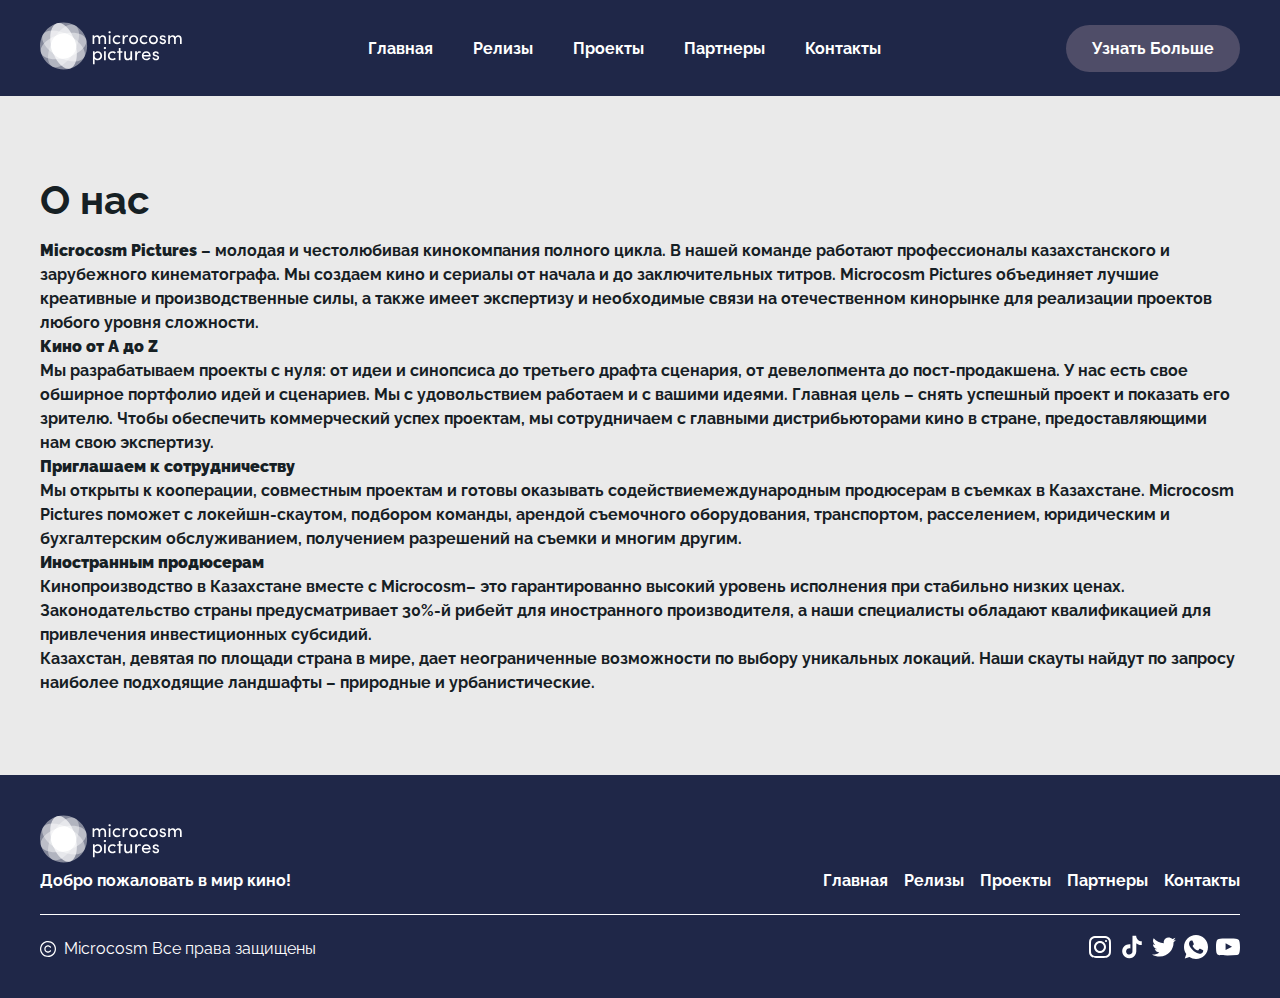
<file: about_us.html>
<!DOCTYPE html>
<html lang="en">
<head>
    <meta charset="UTF-8">
    <meta name="viewport" content="width=device-width, initial-scale=1.0">
    <title>Microcosm</title>
    <link rel="stylesheet" href="main.css">
    <link rel="stylesheet" href="projects.css">
    <link rel="stylesheet" href="partners.css">
    <link rel="stylesheet" href="./releases_news.css">
    <link rel="stylesheet" href="./mediacss/mediatablet.css">
    <link rel="stylesheet" href="./mediacss/mediaphone.css">
    <link rel="stylesheet" href="https://cdnjs.cloudflare.com/ajax/libs/font-awesome/6.0.0-beta3/css/all.min.css" integrity="sha512-Fo3rlrZj/k7ujTnHg4CGR2D7kSs0v4LLanw2qksYuRlEzO+tcaEPQogQ0KaoGN26/zrn20ImR1DfuLWnOo7aBA==" crossorigin="anonymous" referrerpolicy="no-referrer" />
</head>
<body>
    <nav class="navbar">
        <div class="navbar_wrap">
            <a href="./index.html">
                <img src="./img/logo.svg" alt="">
            </a>

                <ul class="nav_units">
                    <a href="./index.html">
                        <li>Главная</li>
                    </a>
                    <a href="./releases.html">
                        <li>Релизы</li>
                    </a>
                    <a href="./projects.html">
                        <li>Проекты</li>
                    </a>
                    <a href="/partners.html">
                        <li>Партнеры</li>
                    </a>
                    <a href="./contacts.html">
                        <li>Контакты</li>
                    </a>
                </ul>
                <a href="./about_us.html">         
                    <button class="nav_button">Узнать Больше</button>
                </a>
            <div id="nav-icon3">
                <span></span>
                <span></span>
                <span></span>
                <span></span>
            </div>
        </div>
    </nav>
    <section class="basic_bg">
        <div class="basic_wrap_bg">
            <h1 class="aboutus_h1">О нас</h1>
            <p class="aboutus_p">
                <span class="bold">
                    Microcosm Pictures
                </span>
                 – молодая и честолюбивая кинокомпания полного цикла. В нашей команде работают профессионалы казахстанского и зарубежного кинематографа. Мы создаем кино и сериалы от начала и до заключительных титров. Microcosm Pictures объединяет лучшие креативные и производственные силы, а также имеет экспертизу и необходимые связи на отечественном кинорынке для реализации проектов любого уровня сложности.
            <br>
            <span class="bold">
                Кино от A до Z
            </span>
            <br>Мы разрабатываем проекты с нуля: от идеи и синопсиса до третьего драфта сценария, от девелопмента до пост-продакшена. У нас есть свое обширное портфолио идей и сценариев. Мы с удовольствием работаем и с вашими идеями. Главная цель – снять успешный проект и показать его зрителю. Чтобы обеспечить коммерческий успех проектам, мы сотрудничаем с главными дистрибьюторами кино в стране, предоставляющими нам свою экспертизу.
            <br>
            <span class="bold">
                Приглашаем к сотрудничеству
            </span>
            <br>Мы открыты к кооперации, совместным проектам и готовы оказывать содействиемеждународным продюсерам в съемках в Казахстане. Microcosm Pictures поможет с локейшн-скаутом, подбором команды, арендой съемочного оборудования, транспортом, расселением, юридическим и бухгалтерским обслуживанием, получением разрешений на съемки и многим другим.
            <br><span class="bold">
                Иностранным продюсерам
            </span>
            <br>Кинопроизводство в Казахстане вместе с Microcosm– это гарантированно высокий уровень исполнения при стабильно низких ценах. Законодательство страны предусматривает 30%-й рибейт для иностранного производителя, а наши специалисты обладают квалификацией для привлечения инвестиционных субсидий.
            <br>Казахстан, девятая по площади страна в мире, дает неограниченные возможности по выбору уникальных локаций. Наши скауты найдут по запросу наиболее подходящие ландшафты – природные и урбанистические.</p>
        </div>
    </section>
    <footer class="footer">
        <div class="footer_wrap">
            <div class="footer_above_wrap">
                <div class="flex_info">
                    <a href="./index.html">
                        <img src="./img/logo.svg" alt="">
                    </a>
                    <div class="sublogo">Добро пожаловать в мир кино!</div>
                </div>
                <ul class="ul_footer">
                    <a href="./index.html">
                        <li class="active_li_foot">Главная</li>
                    </a>
                    <a href="./releases.html">
                        <li class="active_li_foot">Релизы</li>
                    </a>
                    <a href="./projects.html">
                        <li class="active_li_foot">Проекты</li>
                    </a>
                    <a href="./partners.html">
                        <li class="active_li_foot">Партнеры</li>
                    </a>
                    <a href="./contacts.html">
                        <li class="active_li_foot">Контакты</li>
                    </a>
                </ul>
            </div>
            <div class="line_foot"></div>
            <div class="footer_below_wrap">
                <div class="trademark">
                    <img src="./img/copyright.svg" alt="">
                    Microcosm Все права защищены
                </div>
                <div class="link_icons serabera">
                    <img src="./img/links/instagram-white.svg" alt="" class="contacts_links footer_links">
                    <img src="./img/links/tiktok-white.svg" alt="" class="contacts_links footer_links">
                    <img src="./img/links/twitter-white.svg" alt="" class="contacts_links footer_links">
                    <img src="./img/links/whatsapp-white.svg" alt="" class="contacts_links footer_links">
                    <img src="./img/links/youtube-white.svg" alt="" class="contacts_links footer_links">
                </div>
            </div>
        </div>
    </footer>
    <script src="./media.js"></script>
</body>
</html>
</file>
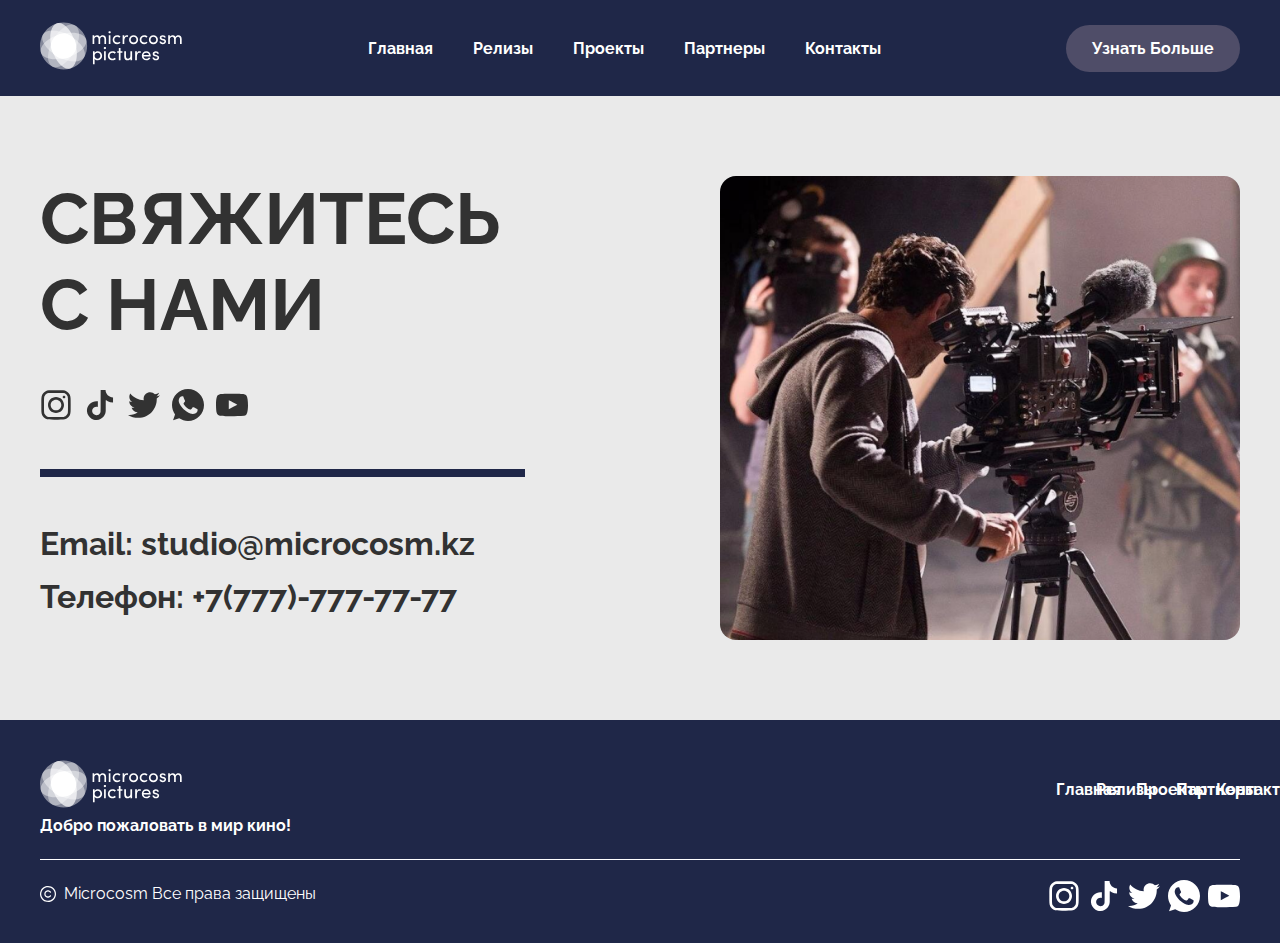
<file: contacts.html>
<!DOCTYPE html>
<html lang="en">
<head>
    <meta charset="UTF-8">
    <meta name="viewport" content="width=device-width, initial-scale=1.0">
    <title>Microcosm</title>
    <link rel="stylesheet" href="main.css">
    <link rel="stylesheet" href="projects.css">
    <link rel="stylesheet" href="partners.css">
    <link rel="stylesheet" href="./releases_news.css">
    <link rel="stylesheet" href="./mediacss/mediatablet.css">
    <link rel="stylesheet" href="./mediacss/mediaphone.css">
    <link rel="stylesheet" href="./contacts.css">
    <link rel="stylesheet" href="https://cdnjs.cloudflare.com/ajax/libs/font-awesome/6.0.0-beta3/css/all.min.css" integrity="sha512-Fo3rlrZj/k7ujTnHg4CGR2D7kSs0v4LLanw2qksYuRlEzO+tcaEPQogQ0KaoGN26/zrn20ImR1DfuLWnOo7aBA==" crossorigin="anonymous" referrerpolicy="no-referrer" />
</head>
<body>
    <nav class="navbar">
        <div class="navbar_wrap">
            <a href="./index.html">
                <img src="./img/logo.svg" alt="">
            </a>

                <ul class="nav_units">
                    <a href="./index.html">
                        <li>Главная</li>
                    </a>
                    <a href="./releases.html">
                        <li>Релизы</li>
                    </a>
                    <a href="./projects.html">
                        <li>Проекты</li>
                    </a>
                    <a href="/partners.html">
                        <li>Партнеры</li>
                    </a>
                    <a href="./contacts.html">
                        <li>Контакты</li>
                    </a>
                </ul>
                <a href="./about_us.html">         
                    <button class="nav_button">Узнать Больше</button>
                </a>
            <div id="nav-icon3">
                <span></span>
                <span></span>
                <span></span>
                <span></span>
            </div>
        </div>
    </nav>
<section class="basic_bg">
    <section class="contacts_main">
        <div class="contacts_wrap">
            <div class="contacts_info_wrap">
                <h1 class="contact_h1">СВЯЖИТЕСЬ <br>С НАМИ</h1>
                <div class="contacts_links_wrap">
                    <img src="./img/links/instagram-gray.svg" alt="" class="contacts_links">
                    <img src="./img/links/tiktok-gray.svg" alt="" class="contacts_links">
                    <img src="./img/links/twitter-gray.svg" alt="" class="contacts_links">
                    <img src="./img/links/whatsapp-gray.svg" alt="" class="contacts_links">
                    <img src="./img/links/youtube-gray.svg" alt="" class="contacts_links">
                </div>
                <div class="contacs_line"></div>
                <div class="contacts_info_wrap">
                    <div class="contacts_info_text">Email: studio@microcosm.kz</div>
                    <div class="contacts_info_text">Телефон: +7(777)-777-77-77</div>
                </div>
            </div>
            <img src="./img/contact.png" alt="" class="contacts_img">
        </div>
    </section>
    <script src="./media.js"></script>
</section>
<footer class="footer">
    <div class="footer_wrap">
        <div class="footer_above_wrap">
            <div class="flex_info">
                <a href="./index.html">
                    <img src="./img/logo.svg" alt="">
                </a>
                <div class="sublogo">Добро пожаловать в мир кино!</div>
            </div>
            <ul class="ul_footer serabera">
                <a href="./index.html">
                    <li class="active_li_foot footer_links">Главная</li>
                </a>
                <a href="./releases.html">
                    <li class="active_li_foot footer_links">Релизы</li>
                </a>
                <a href="./projects.html">
                    <li class="active_li_foot footer_links">Проекты</li>
                </a>
                <a href="./partners.html">
                    <li class="active_li_foot footer_links">Партнеры</li>
                </a>
                <a href="./contacts.html">
                    <li class="active_li_foot footer_links">Контакты</li>
                </a>
            </ul>
        </div>
       
        <div class="line_foot"></div>
        <div class="footer_below_wrap">
            <div class="trademark">
                <img src="./img/copyright.svg" alt="">
                Microcosm Все права защищены
            </div>
            <div class="link_icons serabera">
                <img src="./img/links/instagram-white.svg" alt="" class="contacts_links footer_links">
                <img src="./img/links/tiktok-white.svg" alt="" class="contacts_links footer_links">
                <img src="./img/links/twitter-white.svg" alt="" class="contacts_links footer_links">
                <img src="./img/links/whatsapp-white.svg" alt="" class="contacts_links footer_links">
                <img src="./img/links/youtube-white.svg" alt="" class="contacts_links footer_links">
            </div>
        </div>
    </div>
</footer>
<script src="./media.js"></script>
</body>
</html>
</file>
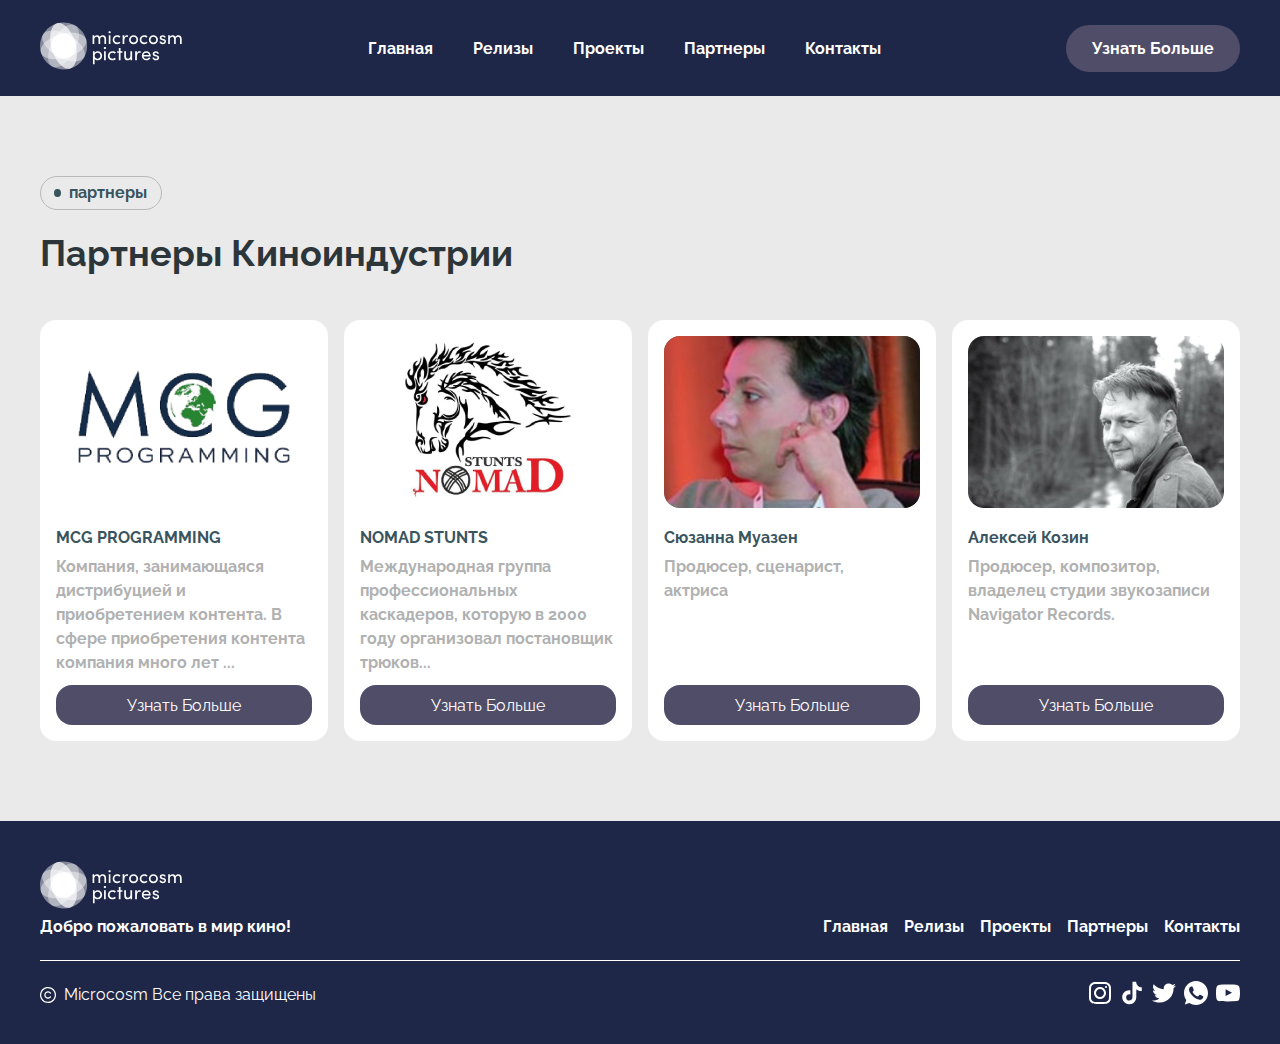
<file: partners.html>
<!DOCTYPE html>
<html lang="en">
<head>
    <meta charset="UTF-8">
    <meta name="viewport" content="width=device-width, initial-scale=1.0">
    <title>Microcosm</title>
    <link rel="stylesheet" href="main.css">
    <link rel="stylesheet" href="projects.css">
    <link rel="stylesheet" href="partners.css">
    <link rel="stylesheet" href="./releases_news.css">
    <link rel="stylesheet" href="./mediacss/mediatablet.css">
    <link rel="stylesheet" href="./mediacss/mediaphone.css">
    <link rel="stylesheet" href="https://cdnjs.cloudflare.com/ajax/libs/font-awesome/6.0.0-beta3/css/all.min.css" integrity="sha512-Fo3rlrZj/k7ujTnHg4CGR2D7kSs0v4LLanw2qksYuRlEzO+tcaEPQogQ0KaoGN26/zrn20ImR1DfuLWnOo7aBA==" crossorigin="anonymous" referrerpolicy="no-referrer" />
</head>
<body>
    <nav class="navbar">
        <div class="navbar_wrap">
            <a href="./index.html">
                <img src="./img/logo.svg" alt="">
            </a>

                <ul class="nav_units">
                    <a href="./index.html">
                        <li>Главная</li>
                    </a>
                    <a href="./releases.html">
                        <li>Релизы</li>
                    </a>
                    <a href="./projects.html">
                        <li>Проекты</li>
                    </a>
                    <a href="/partners.html">
                        <li>Партнеры</li>
                    </a>
                    <a href="./contacts.html">
                        <li>Контакты</li>
                    </a>
                </ul>
                <a href="./about_us.html">         
                    <button class="nav_button">Узнать Больше</button>
                </a>
            <div id="nav-icon3">
                <span></span>
                <span></span>
                <span></span>
                <span></span>
            </div>
        </div>
    </nav>
    <section class="partners">
        <div class="partners_wrap">
            <div class="little_title">
                <div class="dot_wrap">
                    <div class="dot"></div>
                    <div class="dot_p">партнеры</div>
                </div>
            </div>
            <h1 class="titlese">Партнеры Киноиндустрии</h1>
            <div class="cards_wrap_partn">
                <div class="card_partn">
                    <img src="./img/MCG.png" alt="" class="card_partn_img">
                    <div class="companies_wrap">
                        <h1 class="card_title_partn">MCG PROGRAMMING</h1>
                        <p class="card_info_partn">Компания, занимающаяся дистрибуцией и приобретением контента. В сфере приобретения контента компания много лет ...</p>
                        <div class="partn_but_wrap">
                            <a href="./partners_news.html">
                                <button class="partn_but">Узнать Больше</button>
                            </a>
                        </div>
                    </div>
                </div>
                <div class="card_partn">
                    <img src="./img/nomadstunts.png" alt="" class="card_partn_img">
                    <div class="companies_wrap">
                        <h1 class="card_title_partn">NOMAD STUNTS</h1>
                        <p class="card_info_partn">Международная группа профессиональных каскадеров, которую в 2000 году организовал постановщик трюков...</p>
                        <div class="partn_but_wrap">
                            <button class="partn_but">Узнать Больше</button>
                        </div>
                    </div>
                </div>
                <div class="card_partn">
                    <img src="./img/muazen.jpg" alt="" class="card_partn_img qqq">
                    <div class="companies_wrap">
                        <h1 class="card_title_partn">Сюзанна Муазен</h1>
                        <p class="card_info_partn">Продюсер, сценарист,<br>актриса
                            </p>
                            <div class="partn_but_wrap">
                                <button class="partn_but">Узнать Больше</button>
                            </div>
                    </div>
                </div>
                <div class="card_partn">
                    <img src="./img/kozin.jpg" alt="" class="card_partn_img">
                    <div class="companies_wrap">
                        <h1 class="card_title_partn">Алексей Козин</h1>
                        <p class="card_info_partn">Продюсер, композитор, владелец студии звукозаписи Navigator Records.</p>
                        <div class="partn_but_wrap">
                            <button class="partn_but">Узнать Больше</button>
                        </div>
                    </div>
                </div>
            </div>
        </div>
    </section>
    <footer class="footer">
        <div class="footer_wrap">
            <div class="footer_above_wrap">
                <div class="flex_info">
                    <a href="./index.html">
                        <img src="./img/logo.svg" alt="">
                    </a>
                    <div class="sublogo">Добро пожаловать в мир кино!</div>
                </div>
                <ul class="ul_footer">
                    <a href="./index.html">
                        <li class="active_li_foot">Главная</li>
                    </a>
                    <a href="./releases.html">
                        <li class="active_li_foot">Релизы</li>
                    </a>
                    <a href="./projects.html">
                        <li class="active_li_foot">Проекты</li>
                    </a>
                    <a href="./partners.html">
                        <li class="active_li_foot">Партнеры</li>
                    </a>
                    <a href="./contacts.html">
                        <li class="active_li_foot">Контакты</li>
                    </a>
                </ul>
            </div>
            <div class="line_foot"></div>
            <div class="footer_below_wrap">
                <div class="trademark">
                    <img src="./img/copyright.svg" alt="">
                    Microcosm Все права защищены
                </div>
                <div class="link_icons serabera">
                    <img src="./img/links/instagram-white.svg" alt="" class="contacts_links footer_links">
                    <img src="./img/links/tiktok-white.svg" alt="" class="contacts_links footer_links">
                    <img src="./img/links/twitter-white.svg" alt="" class="contacts_links footer_links">
                    <img src="./img/links/whatsapp-white.svg" alt="" class="contacts_links footer_links">
                    <img src="./img/links/youtube-white.svg" alt="" class="contacts_links footer_links">
                </div>
            </div>
        </div>
    </footer>
    <script src="./media.js"></script>
</body>
</html>
</file>
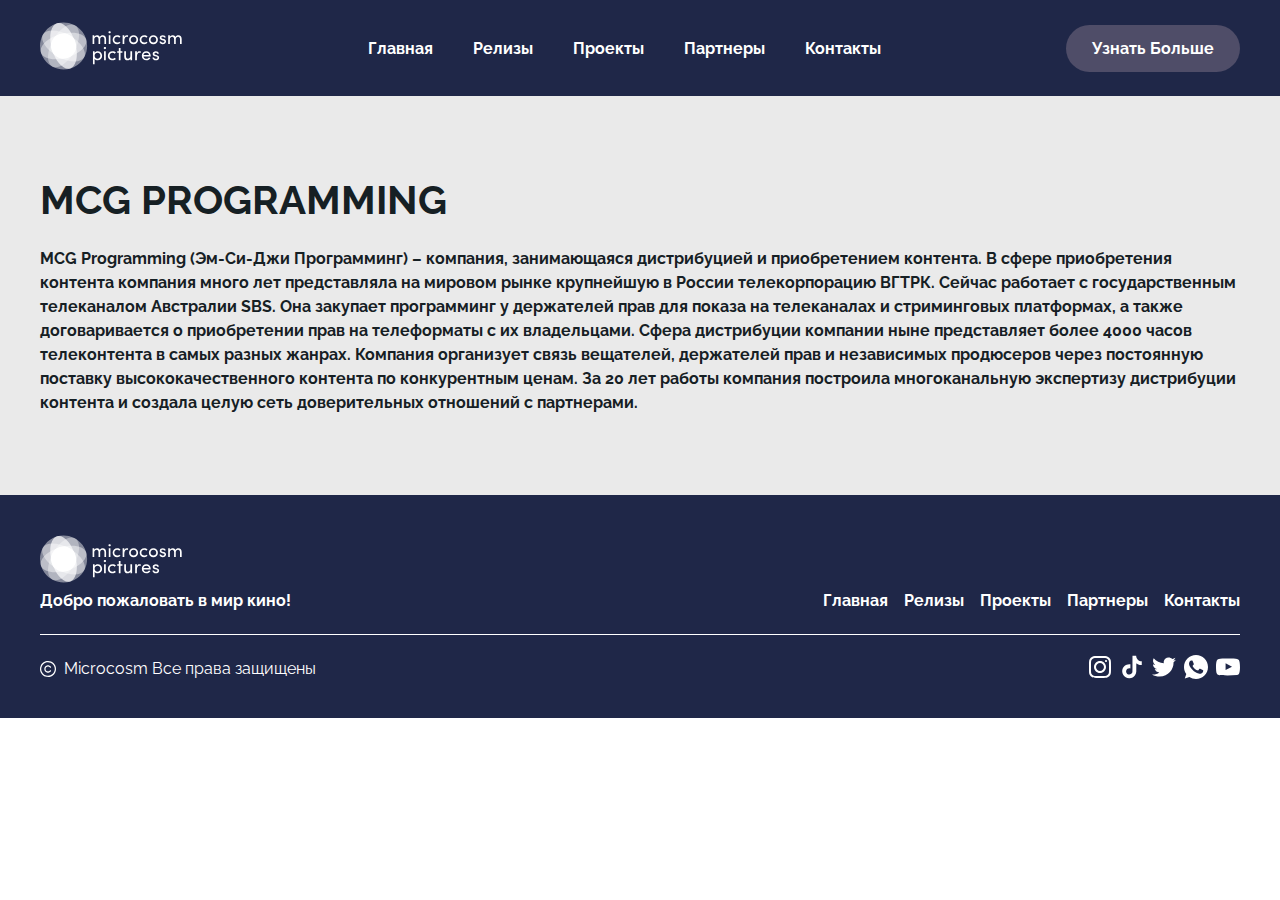
<file: partners_news.html>
<!DOCTYPE html>
<html lang="en">
<head>
    <meta charset="UTF-8">
    <meta name="viewport" content="width=device-width, initial-scale=1.0">
    <title>Microcosm</title>
    <link rel="stylesheet" href="main.css">
    <link rel="stylesheet" href="projects.css">
    <link rel="stylesheet" href="partners.css">
    <link rel="stylesheet" href="./releases_news.css">
    <link rel="stylesheet" href="./mediacss/mediatablet.css">
    <link rel="stylesheet" href="./mediacss/mediaphone.css">
    <link rel="stylesheet" href="https://cdnjs.cloudflare.com/ajax/libs/font-awesome/6.0.0-beta3/css/all.min.css" integrity="sha512-Fo3rlrZj/k7ujTnHg4CGR2D7kSs0v4LLanw2qksYuRlEzO+tcaEPQogQ0KaoGN26/zrn20ImR1DfuLWnOo7aBA==" crossorigin="anonymous" referrerpolicy="no-referrer" />
</head>
<body>
    <nav class="navbar">
        <div class="navbar_wrap">
            <a href="./index.html">
                <img src="./img/logo.svg" alt="">
            </a>

                <ul class="nav_units">
                    <a href="./index.html">
                        <li>Главная</li>
                    </a>
                    <a href="./releases.html">
                        <li>Релизы</li>
                    </a>
                    <a href="./projects.html">
                        <li>Проекты</li>
                    </a>
                    <a href="/partners.html">
                        <li>Партнеры</li>
                    </a>
                    <a href="./contacts.html">
                        <li>Контакты</li>
                    </a>
                </ul>
                <a href="./about_us.html">         
                    <button class="nav_button">Узнать Больше</button>
                </a>
            <div id="nav-icon3">
                <span></span>
                <span></span>
                <span></span>
                <span></span>
            </div>
        </div>
    </nav>
<section class="partners_newer">
    <div class="partners_newer_wrap">
        <h1 class="partners_newer_h1">MCG PROGRAMMING</h1>
        <p class="partners_newer_p">MCG Programming (Эм-Си-Джи Программинг) – компания, занимающаяся дистрибуцией и приобретением контента. В сфере приобретения контента компания много лет представляла на мировом рынке крупнейшую в России телекорпорацию ВГТРК. Сейчас работает с государственным телеканалом Австралии SBS. Она закупает программинг у держателей прав для показа на телеканалах и стриминговых платформах, а также договаривается о приобретении прав на телеформаты с их владельцами. Сфера дистрибуции компании ныне представляет более 4000 часов телеконтента в самых разных жанрах.
        Компания организует связь вещателей, держателей прав и независимых продюсеров через постоянную поставку высококачественного контента по конкурентным ценам. За 20 лет работы компания построила многоканальную экспертизу дистрибуции контента и создала целую сеть доверительных отношений с партнерами. </p>
    </div>
</section>

    <footer class="footer">
        <div class="footer_wrap">
            <div class="footer_above_wrap">
                <div class="flex_info">
                    <a href="./index.html">
                        <img src="./img/logo.svg" alt="">
                    </a>
                    <div class="sublogo">Добро пожаловать в мир кино!</div>
                </div>
                <ul class="ul_footer">
                    <a href="./index.html">
                        <li class="active_li_foot">Главная</li>
                    </a>
                    <a href="./releases.html">
                        <li class="active_li_foot">Релизы</li>
                    </a>
                    <a href="./projects.html">
                        <li class="active_li_foot">Проекты</li>
                    </a>
                    <a href="./partners.html">
                        <li class="active_li_foot">Партнеры</li>
                    </a>
                    <a href="./contacts.html">
                        <li class="active_li_foot">Контакты</li>
                    </a>
                </ul>
            </div>
            <div class="line_foot"></div>
            <div class="footer_below_wrap">
                <div class="trademark">
                    <img src="./img/copyright.svg" alt="">
                    Microcosm Все права защищены
                </div>
                <div class="link_icons serabera">
                    <img src="./img/links/instagram-white.svg" alt="" class="contacts_links footer_links">
                    <img src="./img/links/tiktok-white.svg" alt="" class="contacts_links footer_links">
                    <img src="./img/links/twitter-white.svg" alt="" class="contacts_links footer_links">
                    <img src="./img/links/whatsapp-white.svg" alt="" class="contacts_links footer_links">
                    <img src="./img/links/youtube-white.svg" alt="" class="contacts_links footer_links">
                </div>
            </div>
        </div>
    </footer>
    <script src="./media.js"></script>
</body>
</html>
</file>
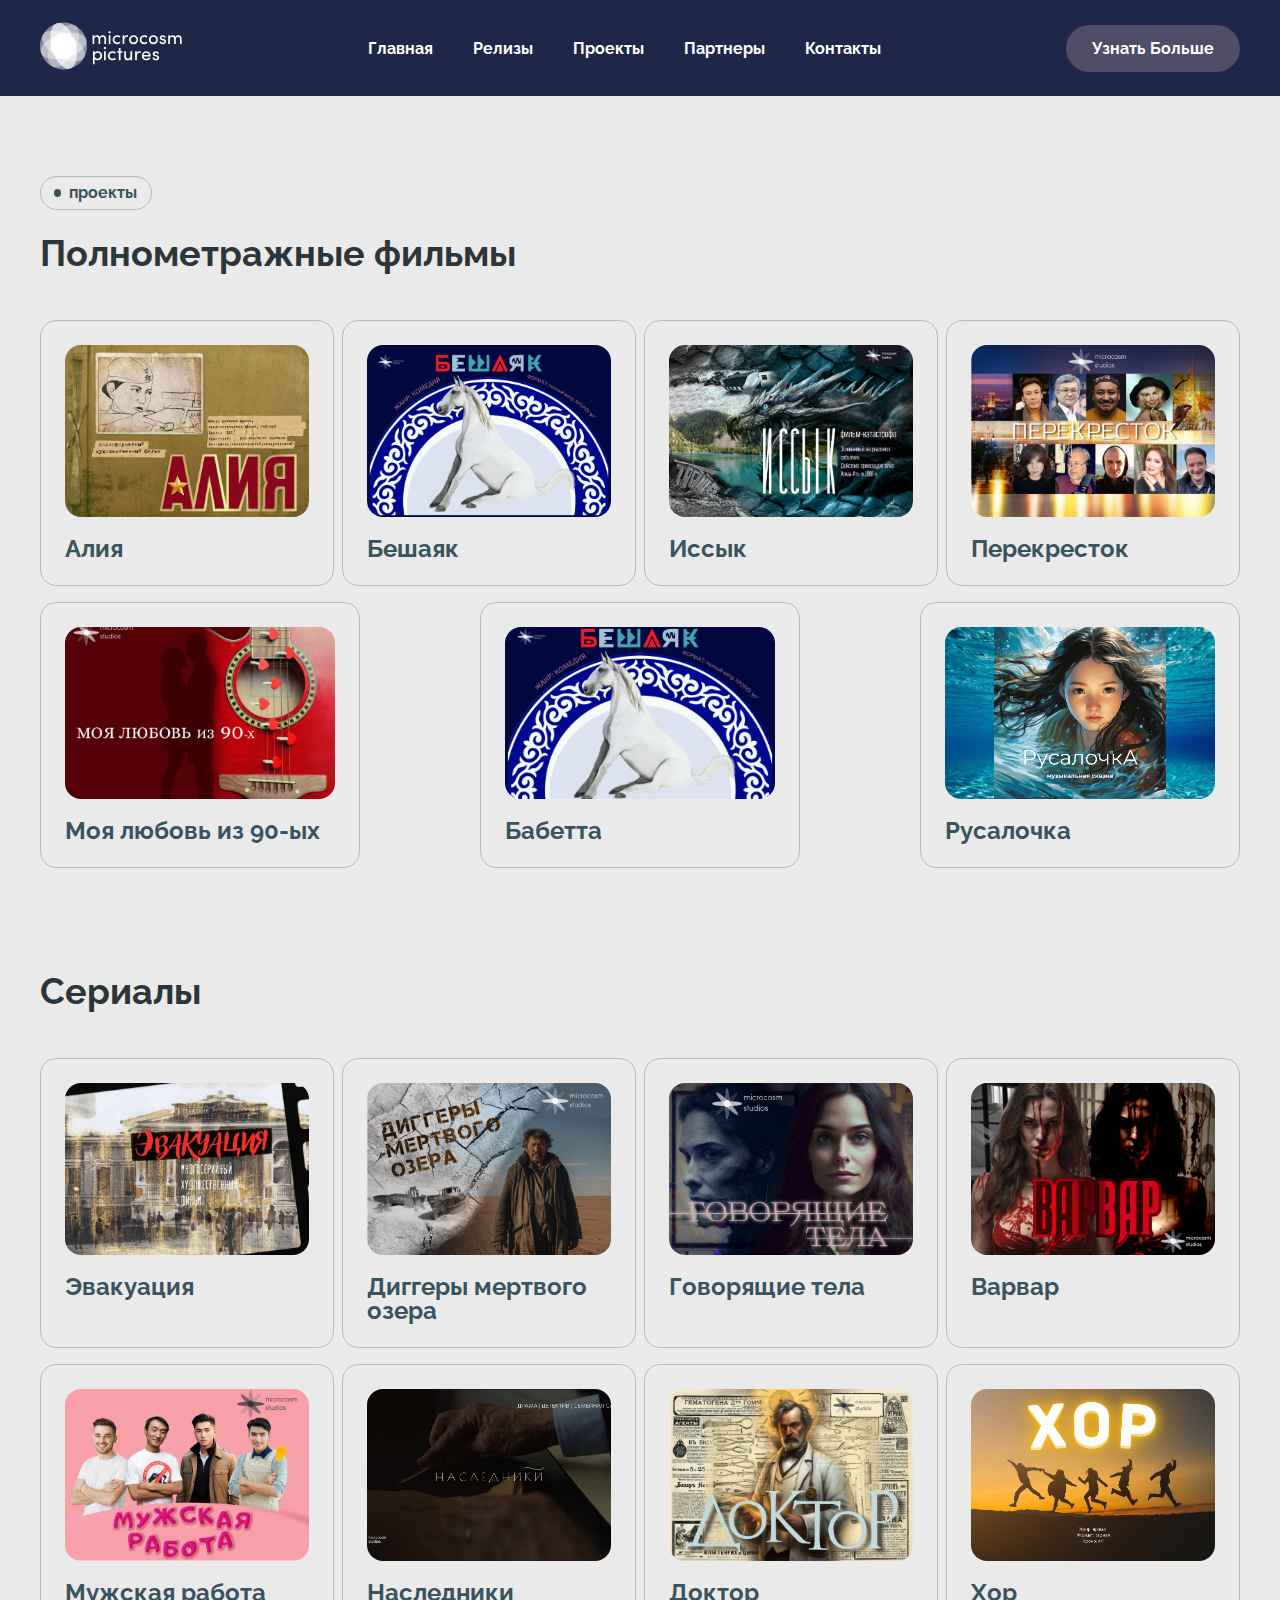
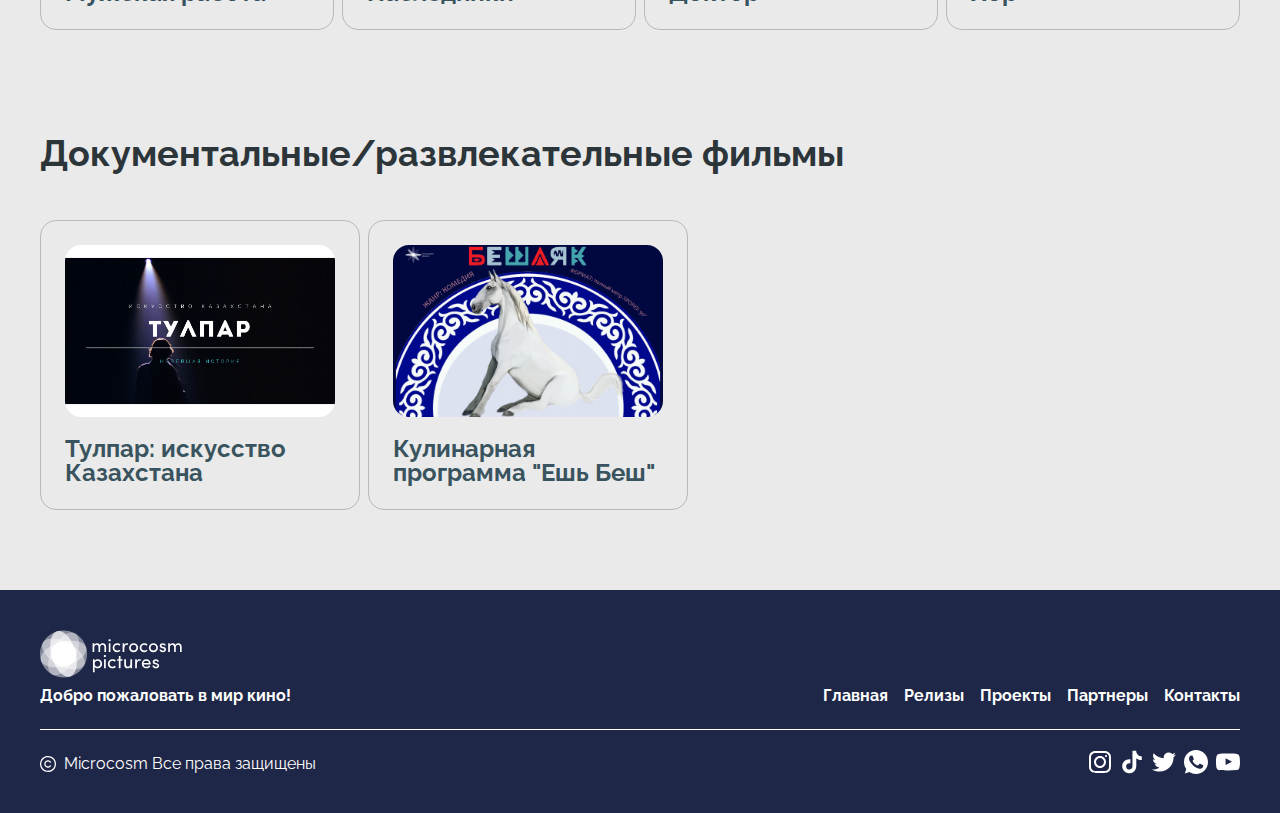
<file: projects.html>
<!DOCTYPE html>
<html lang="en">
<head>
    <meta charset="UTF-8">
    <meta name="viewport" content="width=device-width, initial-scale=1.0">
    <title>Microcosm</title>
    <link rel="stylesheet" href="main.css">
    <link rel="stylesheet" href="projects.css">
    <link rel="stylesheet" href="partners.css">
    <link rel="stylesheet" href="./releases_news.css">
    <link rel="stylesheet" href="./mediacss/mediatablet.css">
    <link rel="stylesheet" href="./mediacss/mediaphone.css">
    <link rel="stylesheet" href="https://cdnjs.cloudflare.com/ajax/libs/font-awesome/6.0.0-beta3/css/all.min.css" integrity="sha512-Fo3rlrZj/k7ujTnHg4CGR2D7kSs0v4LLanw2qksYuRlEzO+tcaEPQogQ0KaoGN26/zrn20ImR1DfuLWnOo7aBA==" crossorigin="anonymous" referrerpolicy="no-referrer" />
</head>
<body>
    <nav class="navbar">
        <div class="navbar_wrap">
            <a href="./index.html">
                <img src="./img/logo.svg" alt="">
            </a>

                <ul class="nav_units">
                    <a href="./index.html">
                        <li>Главная</li>
                    </a>
                    <a href="./releases.html">
                        <li>Релизы</li>
                    </a>
                    <a href="./projects.html">
                        <li>Проекты</li>
                    </a>
                    <a href="/partners.html">
                        <li>Партнеры</li>
                    </a>
                    <a href="./contacts.html">
                        <li>Контакты</li>
                    </a>
                </ul>
                <a href="./about_us.html">         
                    <button class="nav_button">Узнать Больше</button>
                </a>
            <div id="nav-icon3">
                <span></span>
                <span></span>
                <span></span>
                <span></span>
            </div>
        </div>
    </nav>
<section class="basic_bg">
    <div class="basic_wrap_bg">
        <div class="little_title mona">
            <div class="dot_wrap">
                <div class="dot"></div>
                <div class="dot_p">проекты</div>
            </div>
        </div>
        <h1 class="titlese">Полнометражные фильмы</h1>
        <div class="cards_index_proj_wrap">
            <div class="card_projects we">
                <img src="./img/projects/Aliya.jpg" alt="icon" class="card_projects_card">
                <h1 class="projects_card_title">Алия</h1>
            </div>
            <div class="card_projects we">
                <img src="./img/projects/Beshayak.jpg" alt="icon" class="card_projects_card">
                <h1 class="projects_card_title">Бешаяк</h1>
            </div>
            <div class="card_projects we">
                <img src="./img/projects/Issyk.jpg" alt="icon" class="card_projects_card">
                <h1 class="projects_card_title">Иссык</h1>
            </div>
            <div class="card_projects we">
                <img src="./img/projects/Crossroad.jpg" alt="icon" class="card_projects_card">
                <h1 class="projects_card_title">Перекресток</h1>
            </div>
        </div>
        <div class="cards_index_proj_wrap">
            <div class="card_projects wq">
                <img src="./img/projects/My love.jpg" alt="icon" class="card_projects_card">
                <h1 class="projects_card_title">Моя любовь из 90-ых</h1>
            </div>
            <div class="card_projects wq">
                <img src="./img/projects/Beshayak.jpg" alt="icon" class="card_projects_card">
                <h1 class="projects_card_title">Бабетта</h1>
            </div>
            <div class="card_projects wq">
                <img src="./img/projects/mermaid.jpg" alt="icon" class="card_projects_card">
                <h1 class="projects_card_title">Русалочка</h1>
            </div>
        </div>
        <h1 class="titlese">Сериалы</h1>
        <div class="cards_index_proj_wrap">
            <div class="card_projects we">
                <img src="./img/projects/Evacuation.jpg" alt="icon" class="card_projects_card">
                <h1 class="projects_card_title">Эвакуация</h1>
            </div>
            <div class="card_projects we">
                <img src="./img/projects/diggersofdeadelake.jpg" alt="icon" class="card_projects_card">
                <h1 class="projects_card_title">Диггеры мертвого озера</h1>
            </div>
            <div class="card_projects we">
                <img src="./img/projects/talkingbodies.jpg" alt="icon" class="card_projects_card">
                <h1 class="projects_card_title">Говорящие тела</h1>
            </div>
            <div class="card_projects we">
                <img src="./img/projects/varvar.jpg" alt="icon" class="card_projects_card">
                <h1 class="projects_card_title">Варвар</h1>
            </div>
        </div>
        <div class="cards_index_proj_wrap">
            <div class="card_projects wq">
                <img src="./img/projects/mansword.jpg" alt="icon" class="card_projects_card">
                <h1 class="projects_card_title">Мужская работа</h1>
            </div>
            <div class="card_projects wq">
                <img src="./img/projects/nasled.jpg" alt="icon" class="card_projects_card">
                <h1 class="projects_card_title">Наследники</h1>
            </div>
            <div class="card_projects wq">
                <img src="./img/projects/doctor.jpg" alt="icon" class="card_projects_card">
                <h1 class="projects_card_title">Доктор</h1>
            </div>
            <div class="card_projects wq">
                <img src="./img/projects/choir.jpg" alt="icon" class="card_projects_card">
                <h1 class="projects_card_title">Хор</h1>
            </div>
        </div>
        <h1 class="titlese">Документальные/развлекательные фильмы </h1>
        <div class="cards_index_proj_wrap lp">
            <div class="card_projects we">
                <img src="./img/projects/tulpar.jpg" alt="icon" class="card_projects_card">
                <h1 class="projects_card_title">Тулпар: искусство Казахстана</h1>
            </div>
            <div class="card_projects we">
                <img src="./img/projects/Beshayak.jpg" alt="icon" class="card_projects_card">
                <h1 class="projects_card_title">Кулинарная программа "Ешь Беш"</h1>
            </div>
        </div>
    </div>
        
    </div>
</section>
    <footer class="footer">
        <div class="footer_wrap">
            <div class="footer_above_wrap">
                <div class="flex_info">
                    <a href="./index.html">
                        <img src="./img/logo.svg" alt="">
                    </a>
                    <div class="sublogo">Добро пожаловать в мир кино!</div>
                </div>
                <ul class="ul_footer">
                    <a href="./index.html">
                        <li class="active_li_foot">Главная</li>
                    </a>
                    <a href="./releases.html">
                        <li class="active_li_foot">Релизы</li>
                    </a>
                    <a href="./projects.html">
                        <li class="active_li_foot">Проекты</li>
                    </a>
                    <a href="./partners.html">
                        <li class="active_li_foot">Партнеры</li>
                    </a>
                    <a href="./contacts.html">
                        <li class="active_li_foot">Контакты</li>
                    </a>
                </ul>
            </div>
            <div class="line_foot"></div>
            <div class="footer_below_wrap">
                <div class="trademark">
                    <img src="./img/copyright.svg" alt="">
                    Microcosm Все права защищены
                </div>
                <div class="link_icons serabera">
                    <img src="./img/links/instagram-white.svg" alt="" class="contacts_links footer_links">
                    <img src="./img/links/tiktok-white.svg" alt="" class="contacts_links footer_links">
                    <img src="./img/links/twitter-white.svg" alt="" class="contacts_links footer_links">
                    <img src="./img/links/whatsapp-white.svg" alt="" class="contacts_links footer_links">
                    <img src="./img/links/youtube-white.svg" alt="" class="contacts_links footer_links">
                </div>
            </div>
        </div>
    </footer>
    <script src="./media.js"></script>
</body>
</html>
</file>
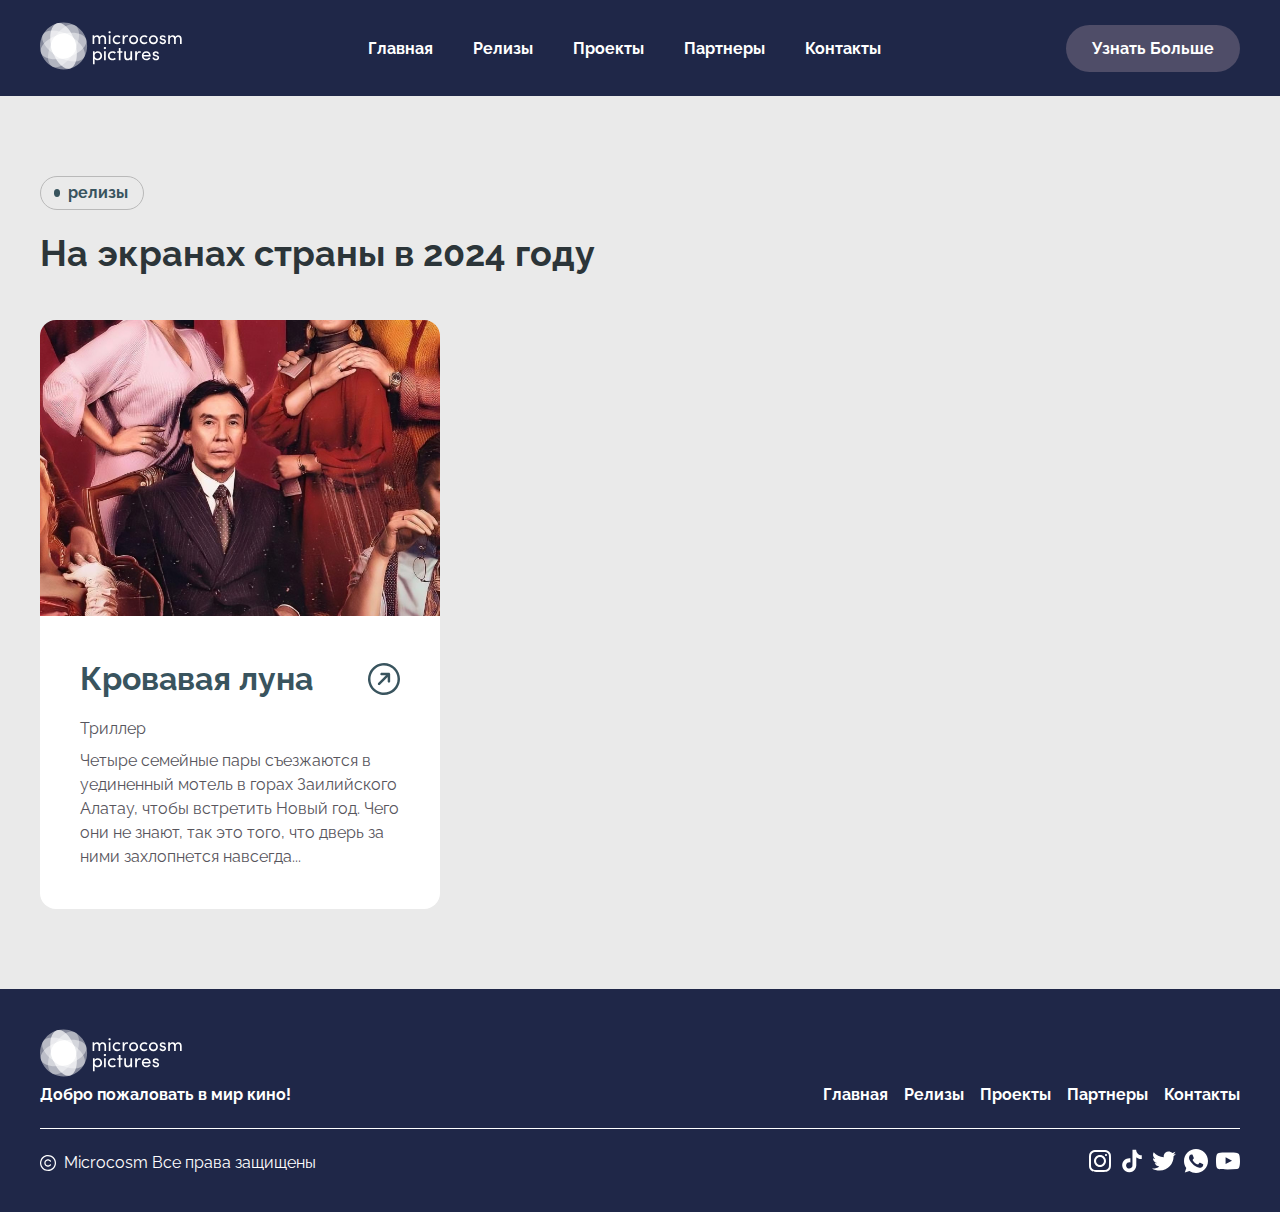
<file: releases.html>
<!DOCTYPE html>
<html lang="en">
<head>
    <meta charset="UTF-8">
    <meta name="viewport" content="width=device-width, initial-scale=1.0">
    <title>Microcosm</title>
    <link rel="stylesheet" href="main.css">
    <link rel="stylesheet" href="projects.css">
    <link rel="stylesheet" href="partners.css">
    <link rel="stylesheet" href="./releases_news.css">
    <link rel="stylesheet" href="./mediacss/mediatablet.css">
    <link rel="stylesheet" href="./mediacss/mediaphone.css">
    <link rel="stylesheet" href="https://cdnjs.cloudflare.com/ajax/libs/font-awesome/6.0.0-beta3/css/all.min.css" integrity="sha512-Fo3rlrZj/k7ujTnHg4CGR2D7kSs0v4LLanw2qksYuRlEzO+tcaEPQogQ0KaoGN26/zrn20ImR1DfuLWnOo7aBA==" crossorigin="anonymous" referrerpolicy="no-referrer" />
</head>
<body>
    <nav class="navbar">
        <div class="navbar_wrap">
            <a href="./index.html">
                <img src="./img/logo.svg" alt="">
            </a>

                <ul class="nav_units">
                    <a href="./index.html">
                        <li>Главная</li>
                    </a>
                    <a href="./releases.html">
                        <li>Релизы</li>
                    </a>
                    <a href="./projects.html">
                        <li>Проекты</li>
                    </a>
                    <a href="/partners.html">
                        <li>Партнеры</li>
                    </a>
                    <a href="./contacts.html">
                        <li>Контакты</li>
                    </a>
                </ul>
                <a href="./about_us.html">         
                    <button class="nav_button">Узнать Больше</button>
                </a>
            <div id="nav-icon3">
                <span></span>
                <span></span>
                <span></span>
                <span></span>
            </div>
        </div>
    </nav>
    <section class="releasesn_">
        <div class="releasesn_wrap">
            <div class="little_title">
                <div class="dot_wrap">
                    <div class="dot"></div>
                    <div class="dot_p">релизы</div>
                </div>
            </div>
            <h1 class="titlese r"> На экранах страны в 2024 году</h1>
            <a href="releases_news.html" class="media_a">
                <div class="r_cardn">
                    <img src="./img/bloodyMoon.png" alt="Poster" class="release_card_postern">
                    <div class="card_info_wrapn">
                        <div class="icon_wrapn">
                            <h1 class="r_title_cardn">
                                Кровавая луна
                            </h1>
                            <img src="img/arrow-circle-up-right.svg" alt="icon">
                        </div>

                        <p class="r_subtitle_cardn">
                            Триллер
                        </p>
                        <p class="r_title_info_cardn">
                            Четыре семейные пары съезжаются в уединенный мотель в горах Заилийского Алатау, чтобы встретить Новый год. Чего они не знают, так это того, что дверь за ними захлопнется навсегда...
                        </p>
                    </div>
    
                </div>
            </a>
        </div>
    </section>
    <footer class="footer">
        <div class="footer_wrap">
            <div class="footer_above_wrap">
                <div class="flex_info">
                    <a href="./index.html">
                        <img src="./img/logo.svg" alt="">
                    </a>
                    <div class="sublogo">Добро пожаловать в мир кино!</div>
                </div>
                <ul class="ul_footer">
                    <a href="./index.html">
                        <li class="active_li_foot">Главная</li>
                    </a>
                    <a href="./releases.html">
                        <li class="active_li_foot">Релизы</li>
                    </a>
                    <a href="./projects.html">
                        <li class="active_li_foot">Проекты</li>
                    </a>
                    <a href="./partners.html">
                        <li class="active_li_foot">Партнеры</li>
                    </a>
                    <a href="./contacts.html">
                        <li class="active_li_foot">Контакты</li>
                    </a>
                </ul>
            </div>
            <div class="line_foot"></div>
            <div class="footer_below_wrap">
                <div class="trademark">
                    <img src="./img/copyright.svg" alt="">
                    Microcosm Все права защищены
                </div>
                <div class="link_icons serabera">
                    <img src="./img/links/instagram-white.svg" alt="" class="contacts_links footer_links">
                    <img src="./img/links/tiktok-white.svg" alt="" class="contacts_links footer_links">
                    <img src="./img/links/twitter-white.svg" alt="" class="contacts_links footer_links">
                    <img src="./img/links/whatsapp-white.svg" alt="" class="contacts_links footer_links">
                    <img src="./img/links/youtube-white.svg" alt="" class="contacts_links footer_links">
                </div>
            </div>
        </div>
    </footer>
    <script src="./media.js"></script>
</body>
</html>
</file>
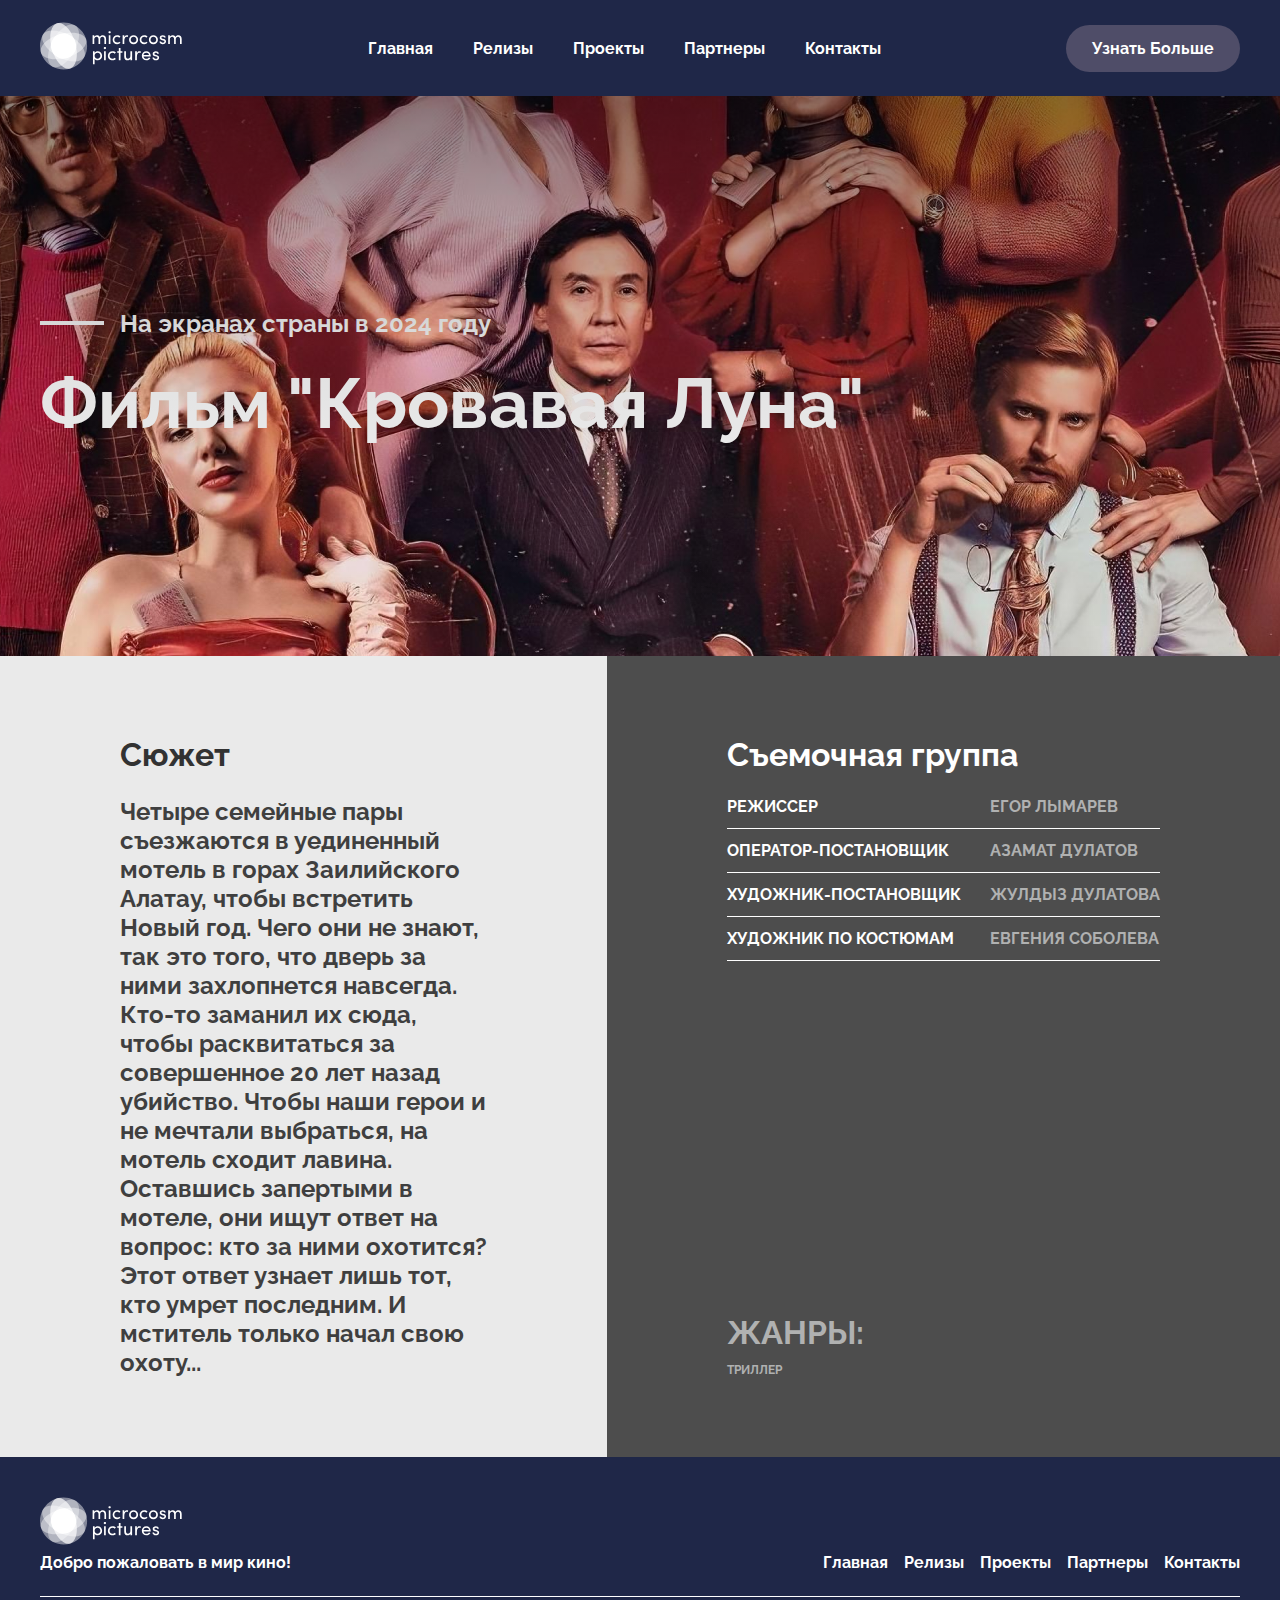
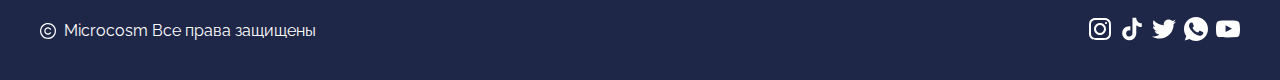
<file: releases_news.html>
<!DOCTYPE html>
<html lang="en">
<head>
    <meta charset="UTF-8">
    <meta name="viewport" content="width=device-width, initial-scale=1.0">
    <title>Microcosm</title>
    <link rel="stylesheet" href="main.css">
    <link rel="stylesheet" href="projects.css">
    <link rel="stylesheet" href="partners.css">
    <link rel="stylesheet" href="./releases_news.css">
    <link rel="stylesheet" href="./mediacss/mediatablet.css">
    <link rel="stylesheet" href="./mediacss/mediaphone.css">
    <link rel="stylesheet" href="https://cdnjs.cloudflare.com/ajax/libs/font-awesome/6.0.0-beta3/css/all.min.css" integrity="sha512-Fo3rlrZj/k7ujTnHg4CGR2D7kSs0v4LLanw2qksYuRlEzO+tcaEPQogQ0KaoGN26/zrn20ImR1DfuLWnOo7aBA==" crossorigin="anonymous" referrerpolicy="no-referrer" />
</head>
<body>
    <nav class="navbar">
        <div class="navbar_wrap">
            <a href="./index.html">
                <img src="./img/logo.svg" alt="">
            </a>

                <ul class="nav_units">
                    <a href="./index.html">
                        <li>Главная</li>
                    </a>
                    <a href="./releases.html">
                        <li>Релизы</li>
                    </a>
                    <a href="./projects.html">
                        <li>Проекты</li>
                    </a>
                    <a href="/partners.html">
                        <li>Партнеры</li>
                    </a>
                    <a href="./contacts.html">
                        <li>Контакты</li>
                    </a>
                </ul>
                <a href="./about_us.html">         
                    <button class="nav_button">Узнать Больше</button>
                </a>
            <div id="nav-icon3">
                <span></span>
                <span></span>
                <span></span>
                <span></span>
            </div>
        </div>
    </nav>
    <section class="header_releases_news">
        <div class="gradient"></div>
        <img src="./img/bloodyMoon.png" alt="" class="img_header_r">
        <div class="header_releases_news_wrap">
            <div class="wrap_above_header_r">
                <div class="header_line_r"></div>
                <div class="above_title_hr">На экранах страны в 2024 году</div>
            </div>
            <h1 class="title_header_r">Фильм "Кровавая Луна"</h1>
        </div>
    </section>
    <section class="header_releases_news_info">
        <section class="header_releases_news_info_wrapone">
        <h1 class="title_header_releases">Сюжет</h1>
        <p class="subtitle_header_releases">Четыре семейные пары съезжаются в уединенный мотель в горах Заилийского Алатау, чтобы встретить Новый год. Чего они не знают, так это того, что дверь за ними захлопнется навсегда. Кто-то заманил их сюда, чтобы расквитаться за совершенное 20 лет назад убийство. Чтобы наши герои и не мечтали выбраться, на мотель сходит лавина. Оставшись запертыми в мотеле, они ищут ответ на вопрос: кто за ними охотится? Этот ответ узнает лишь тот, кто умрет последним. И мститель только начал свою охоту... </p>
        </section>
        <section class="header_releases_news_info_wraptwo">
        <h1 class="title_header_releases_two">Съемочная группа</h1>
        <div class="staff_wrap_all">
            <div class="staff_wrap">
                <div class="staff_white">РЕЖИССЕР</div>
                <div class="line_info_releases"></div>
                <div class="staff_white">ОПЕРАТОР-ПОСТАНОВЩИК</div>
                <div class="line_info_releases"></div>
                <div class="staff_white">ХУДОЖНИК-ПОСТАНОВЩИК</div>
                <div class="line_info_releases"></div>
                <div class="staff_white">ХУДОЖНИК ПО КОСТЮМАМ</div>
                <div class="line_info_releases"></div>

            </div>
            <div class="staff_wrap_two">
                <div class="staff_gray">ЕГОР ЛЫМАРЕВ</div>
                <div class="staff_gray">АЗАМАТ ДУЛАТОВ</div>
                <div class="staff_gray">ЖУЛДЫЗ ДУЛАТОВА</div>
                <div class="staff_gray">ЕВГЕНИЯ СОБОЛЕВА</div>
            </div>
        </div>
        <div class="end_of_releases">
            <h1 class="title_gray">ЖАНРЫ:</h1>
            <div class="subtitle_gray">ТРИЛЛЕР</div>
        </div>
        </section>  
    </section>
    <footer class="footer">
        <div class="footer_wrap">
            <div class="footer_above_wrap">
                <div class="flex_info">
                    <a href="./index.html">
                        <img src="./img/logo.svg" alt="">
                    </a>
                    <div class="sublogo">Добро пожаловать в мир кино!</div>
                </div>
                <ul class="ul_footer">
                    <a href="./index.html">
                        <li class="active_li_foot">Главная</li>
                    </a>
                    <a href="./releases.html">
                        <li class="active_li_foot">Релизы</li>
                    </a>
                    <a href="./projects.html">
                        <li class="active_li_foot">Проекты</li>
                    </a>
                    <a href="./partners.html">
                        <li class="active_li_foot">Партнеры</li>
                    </a>
                    <a href="./contacts.html">
                        <li class="active_li_foot">Контакты</li>
                    </a>
                </ul>
            </div>
            <div class="line_foot"></div>
            <div class="footer_below_wrap">
                <div class="trademark">
                    <img src="./img/copyright.svg" alt="">
                    Microcosm Все права защищены
                </div>
                <div class="link_icons serabera">
                    <img src="./img/links/instagram-white.svg" alt="" class="contacts_links footer_links">
                    <img src="./img/links/tiktok-white.svg" alt="" class="contacts_links footer_links">
                    <img src="./img/links/twitter-white.svg" alt="" class="contacts_links footer_links">
                    <img src="./img/links/whatsapp-white.svg" alt="" class="contacts_links footer_links">
                    <img src="./img/links/youtube-white.svg" alt="" class="contacts_links footer_links">
                </div>
            </div>
        </div>
    </footer>
    <script src="./media.js"></script>
</body>
</html>
</file>
<file: main.css>
@import url('https://fonts.googleapis.com/css2?family=Lato:ital,wght@0,100;0,300;0,400;0,700;0,900;1,100;1,300;1,400;1,700;1,900&family=Raleway:ital,wght@0,100..900;1,100..900&display=swap');

:root{
    --nav_footer_color_bg : #1F2748;
    --r_color_bg: #EAEAEA;
    --button_main: #4F4D68;
    --button_main_hover: #7b7994;
    --header_bg: #D1D3D5;
    --text_light_gray: #57555D;
    --text_title_color: #2C3539;

}
.footer_links{
    width: 24px;
}
.serabera{
    position: absolute;
    right: 0;
    top: 20px;
    gap: 8px;
    display: flex;
}
.footer_below_wrap{
    align-items: center;
    justify-content: space-between;
    position: relative;
}
* {
    font-family: 'Raleway';
}
*{
    box-sizing: border-box;
    margin: 0;
    padding: 0;
}
.link_icons{
    align-items: center;
}
.navbar{
    display: flex;
    justify-content: center;
    background-color: var(--nav_footer_color_bg);
}
.navbar_wrap{
    height: 96px;
    width: 1200px;
    display: flex;
    justify-content: space-between;
    align-items: center;
}

.logo_nav{
color: white;

}
.logo_nav:hover{
    cursor: pointer;
}

.nav_units{
    display: flex;
    list-style: none;
    color: white;
    gap: 40px;
    font-weight: bold;
}

.nav_units li{
}

.nav_button{
    border: none;
    padding: 14px 26px;
    border-radius: 40px;
    background-color: var(--button_main);
    color: white;
    font-size: 16px;
    transition: background-color 0.3s ease ;
    font-weight: bold;
}

.nav_button:hover{
    background-color: var(--button_main_hover);
    cursor: pointer;
}

.player{
    width: 1200px;
    border-radius: 16px;
}
.header{
    display: flex;
    justify-content: center;
}
.header_wrap{
    width: 1200px;
}
.header{
    background-color: var(--header_bg);
}

.header_p{
    color: var(--text_light_gray);
    font-size: 20px;
    font-weight: bold;
    margin: 30px 0;
}
.header_title{
    color: var(--text_title_color);
    font-size: 40px;
    font-weight: bold;
    margin-top: 32px;
    margin-bottom: 24px;
}

.header_title_p{
    color: var(--text_light_gray);
    font-size: 20px;
    font-weight: bold;
    line-height: 150%;
    margin-bottom: 16px;
}
.header_but{
    margin-bottom: 80px;
    border: none;
    padding: 14px 26px;
    border-radius: 40px;
    background-color: var(--button_main);
    color: white;
    font-size: 16px;
    transition: background-color 0.3s ease ;
    font-weight: bold;
}
.releases{
    background-color: var(--r_color_bg);
    display: flex;
    justify-content: center;
}
.dot{
    width: 8px;
    height: 8px;
    background-color: #39545E;
    border-radius: 50%;
}
.dot_p{
    width: 100%;
    font-size: 16px;
    color: #39545E;
    line-height: 150%;
    margin: 4px 0;
    font-weight: bold;
}

.releases_wrap{
    width: 1200px;
}

.little_title{
    border: 1px #B9B9B9 solid;
    width: auto;
    display: inline-block;
    padding: 0 13px;
    border-radius: 32px;
    margin-top: 80px;
}
.dot_wrap{
    display: flex;
    gap: 8px;
    align-items: center;
}

.titlese{
    font-size: 36px;
    font-weight: bold;
    line-height: 150%;
    color: var(--text_title_color);
    margin-top: 16px;
}
a{
    text-decoration: none;
}
.r_card{
    width: 100%;
    display: flex;
    border-radius: 32px;
    text-decoration: none;
    margin-top: 40px;
    transition: all 0.2s ease;
    margin-bottom: 80px;
}

.r_card:hover{
    -webkit-box-shadow: 26px 15px 131px -78px rgba(122,122,122,0.59);
    -moz-box-shadow: 26px 15px 131px -78px rgba(122,122,122,0.59);
    box-shadow: 26px 15px 131px -78px rgba(122,122,122,0.59);
}

.release_card_poster{
    width: 100%;
    height: 296px;
    object-fit: cover;
    border-top-left-radius: 32px;
    border-bottom-left-radius: 32px;
}

.card_info_wrap{
    width: 100%;
    background-color: white;
    border-top-right-radius: 32px;
    border-bottom-right-radius: 32px;
    padding-right: 40px;
}

.icon_wrap{
    margin-top: 40px;
    display: flex;
    justify-content: flex-end;
}
.r_title_card{
    margin-top: 24px;
    font-size: 32px;
    color: var(--text_title_color);
    line-height: 150%;
    margin-left: 40px;

}

.r_subtitle_card{
    margin-left: 40px;
    font-size: 16px;
    line-height: 150%;
    margin-top: 8px;
    margin-bottom: 8px;
    color: var(--text_light_gray);
}

.r_title_info_card{
    font-size: 16px;
    line-height: 150%;
    color: var(--text_light_gray);
margin-left: 40px;
}
.footer{
    background-color: var(--nav_footer_color_bg);
    color: white;
    display: flex;
    justify-content: center;
    padding-top: 40px;
    padding-bottom: 40px;
}
.footer_wrap{width: 1200px;}
.footer_above_wrap{
    display: flex;
    justify-content: space-between;
    position: relative;
}
.logo_foot{
    font-size: 32px;
    font-weight: bold;

}
.sublogo{
    font-size: 16px;
    font-weight: bold;
    margin-top: 8px;
}

.flex_info a{
    height: 48px;
    display: flex;
    width: 140px;
}
.ul_footer{
    display: flex;
    align-items: center;
    gap: 16px;
    list-style: none;
    text-align: right;
    /* margin-top: 23px; */
    height: 19px;
    position: absolute;
    bottom: 0;
    right: 0;
}
.non_active_li_foot{font-size: 16px;
color: #71736B;
font-weight: bold;}
.active_li_foot{font-size: 16px;
    font-weight: bold;}
.line_foot{
    height: 1px;
    background-color: white;
    width: 100%;
    margin-top: 24px;
}
.footer_below_wrap{display: flex;}
.trademark{
    display: flex;
    align-items: center;
    gap: 8px;
    font-size: 16px;
    margin-top: 24px;
}
.link_icons{}
.icons_foot{}


a{
    color: white;
}

.nav_units li:hover{
    color: #a2a0b6;
}

.releasesn_{
display: flex;
justify-content: center;
background-color: var(--r_color_bg);
}
.releasesn_wrap{
    width: 1200px;
}
.r_cardn{width: 400px;
background-color: white;
border-radius: 16px;
margin-top: 40px;
margin-bottom: 80px;
}
.release_card_postern{
    width: 100%;
    border-top-left-radius: 16px;
    border-top-right-radius: 16px;
    height: 296px;
    object-fit: cover;
}
.card_info_wrapn{
    padding: 40px;
}
.icon_wrapn{
    display: flex;
    align-items: center;
    justify-content: space-between;
    margin-bottom: 20px;
}
.r_title_cardn{color: #39545E;
font-size: 32px;
font-weight: bold;}
.r_subtitle_cardn{
    color: var(--text_light_gray);
    margin-bottom: 8px;
    font-size: 16px;
    font-weight: normal;
    line-height: 150%;
}
.r_title_info_cardn{
    color: var(--text_light_gray);
    font-size: 16px;
    font-weight: normal;
    line-height: 150%;

}

.releasesn_wrap a{
    display: flex;
    width: 400px;
}
</file>
<file: projects.css>
:root{
    --project_bg: #F5F5F5;
}


.projects_wrap{
    width: 1200px;
}
.projects{
    display: flex;
    justify-content: center;
    background-color: var(--project_bg);
}
.card_projects{
    width: 320px;
    height: auto;
    border: solid 1px #B9B9B9;
    border-radius: 16px;
    padding: 24px;
    padding-bottom: 24px;
    margin-bottom: 80px;
    margin-top: 40px;
}
.card_projects_card{
    width: 100%;
  border-radius: 16px;
  height: 172px;
  object-fit: cover;
}
.p_projects{
    font-size: 16px;
    margin-top: 20px;
    line-height: 150%;
    font-weight: bold;
    color: #39545E;
}
.projects_card_title{
    font-size: 24px;
    line-height: 100%;
    color: #39545E;
    margin-top: 16px;
    
}

.cards_index_proj_wrap{
    display: flex;
    gap: 8px;
    justify-content: space-between;
}

.link_wrap_proj{
    display: flex;
    justify-content: space-between;
    align-items: center;
}

.link_to_projects{
    font-size: 16px;
    color: #39545E;
}
</file>
<file: partners.css>
.partners{
 background-color: #EAEAEA;
 display: flex;
 justify-content: center;
}
.partners_wrap{
    width: 1200px;
}
.cards_wrap_partn{
    display: flex;
    gap: 16px;
}
.card_partn{
    background-color: white;
    width: auto;
    height: auto;
    padding: 16px;
    border-radius: 16px;
    position: relative;
    margin-top: 40px;
    margin-bottom: 80px;
}
.card_partn_img{
    width: 256px;
    height: 172px;
    background-color: gray;
    border-radius: 16px;
    border: none;
    object-fit: cover;
}
.qqq{
    object-position: 0px -40px;
}
.card_title_partn{
    color: #39545E;
    font-size: 16px;
    font-weight: bold;
    margin-top: 16px;
    margin-bottom: 8px;
}
.card_info_partn{
    font-size: 16px;
    color: #B0B1B1;
    font-weight: bold;
    line-height: 150%;
}
.partn_but_wrap{
    display: flex;
    flex-direction: column;
    justify-content: flex-end;
    height: 40px;
    margin-top: 10px;
}
.partn_but{
    position: absolute;
    bottom: 16px;
    height: 40px;
    width: 256px;
    border-radius: 16px;
    background-color: #4F4D68;
    border: transparent solid;
    color: white;
    cursor: pointer;
    font-size: 16px;
    transition: background-color 0.3s ease;
}

.partn_but:hover{
    background-color: #7b7994;
}


.partners_page{
    display: flex;
    justify-content: center;
}

.partners_page_wrap{
    width: 1200px;
}
.project_page_cards_wrap{
    display: flex;

}

.partners_newer{
    justify-content: center;    
    display: flex;
    background-color: #EAEAEA;
}
.partners_newer_wrap{
    width: 1200px;
    padding: 80px 0;
}
.partners_newer_h1{
    font-size: 40px;
    font-weight: bold;
    color: #162024;
    margin-bottom: 24px;
}
.partners_newer_p{
    font-size: 16px;
    line-height: 150%;
    font-weight: bold;
    color: #162024;
}

.basic_bg{
    display: flex;
    justify-content: center;
    background-color: #EAEAEA;
}
.basic_wrap_bg{
    width: 1200px;
    padding: 80px 0;
}
.aboutus_h1{
    color: #162024;
    font-size: 40px;
    font-weight: bold;
}
.aboutus_p{
    color: #162024;
    font-size: 16px;
    margin-top: 16px;
    font-weight: bold;
    line-height: 150%;
}

.bold{
    font-weight: bolder;
}

.mona{
    margin-top: 0px;
}

.we{
    margin-bottom: 0px !important;
}

.wq{
    margin-top: 16px !important;
}
.lp{
    justify-content: unset !important;
}
</file>
<file: releases_news.css>
@import url('https://fonts.googleapis.com/css2?family=Montserrat:ital,wght@0,100..900;1,100..900&display=swap');
.header_releases_news{
    position: relative;
    display: flex;
    justify-content: center;
    font-family: 'Montserrat';
}
.img_header_r{
    position: absolute;
    top: 0;
    left: 0;
    width: 100vw;
    height: 560px;
    object-fit: cover;
    z-index: -1;
}

.gradient{
    position: absolute;
    top:0;
    left: 0;
    width: 100vw;
    height: 560px;
    background: rgb(0,0,0);
    background: linear-gradient(180deg, rgba(0,0,0,0.4556022237996761) 0%, rgba(0,0,0,0.12507001091452208) 45%, rgba(0,212,255,0) 100%);
}
.header_releases_news_wrap{
    width: 1200px;
    display: flex;
    flex-direction: column;
    justify-content: center;
    height: 560px;
}
.wrap_above_header_r{
    display: flex;
    align-items: center;
    gap: 16px;
}
.header_line_r{
    width: 64px;
    height: 4px;
    background-color: white;
}
.above_title_hr{
    font-size: 24px;
    font-weight: bold;
    color: white;

}
.title_header_r{
    margin-top: 24px;
    font-size: 70px;
    font-weight: bold;
    color: white;
}

.header_releases_news_info{
    display: flex;
    justify-content: center;
}
.header_releases_news_info_wrapone{
    background-color: var(--r_color_bg);
    padding: 80px 120px;
}
.title_header_releases{
    color: #323232;
    margin-bottom: 24px;
    font-size: 32px;
    font-weight: bold;
}
.subtitle_header_releases{
    color: #3F3F3F;
    font-size: 24px;
    font-weight: bold;

}
.header_releases_news_info_wraptwo{
    color: white;
    background-color: #4D4D4D;
    padding: 80px 120px;
    position: relative;
}
.title_header_releases_two{
    font-size: 32px;
    font-weight: bold;
    width: 292px;
}

.staff_white{}
.staff_gray{}
.line_info_releases{
    width: 433px;
    height: 1px;
    background-color: white;
    margin-top: 12px;
    margin-bottom: 12px;
}
.title_gray{
    color: #B0B1B1;
}
.subtitle_gray{
    margin-top: 12px;
    color: #B0B1B1;
    font-size: 12px;
    font-weight: bold;
}

.staff_wrap_all{
position: relative;
font-size: 16px;
margin-top: 24px;
font-weight: bold;
}
.staff_wrap{

}
.staff_wrap_two{
position: absolute;
top: 0;
right: 0;
display: flex;
flex-direction: column;
gap: 25px;
color: #B0B1B1;
}

.end_of_releases{
    position: absolute;
    bottom: 80px;
}
</file>
<file: mediacss/mediatablet.css>
@media screen and (max-width: 1200px) {
    .navbar_wrap{
        width: 1000px;
    }
    .header_wrap{
        width: 1000px;
    }
    .releases_wrap{
        width: 1000px;
    }
    .card_info_wrap{
        width: 1000px;
    }
    .projects_wrap{
        width: 1000px;
    }
    .partners_wrap{
        width: 1000px;
    }
    .footer_wrap{
        width: 1000px;
    }
    .player{
        width: 1000px;
    }
    .card_partn_img{
        width: 212px;
    }
    .card_info_partn{
        font-size: 12px;
        width: 212px;
    }
    .partn_but{
width: 212px;
    }
    .releasesn_wrap{
        width: 1000px;
    }
    .basic_wrap_bg{
        width: 1000px;
    }
    .partners_newer_wrap{
        width:1000px;
    }
    .header_releases_news_wrap{
        width: 1000px;
    }
}
#nav-icon3{
    display: none;
    position: relative;
    height: 22px;
    width: 24px;
}
#nav-icon3 span{
    background-color: white;
    display: block;
    width: 24px;
    height: 2px;
    position: absolute;
    transition: -webkit-transform 0.5s ease;

}
#nav-icon3 span:nth-child(1) {
    top: 0px;

  }
  
  #nav-icon3 span:nth-child(2),#nav-icon3 span:nth-child(3) {
    top: 8px;

  }
  
  #nav-icon3 span:nth-child(4) {
    top: 16px;
  }
  
  #nav-icon3.open span:nth-child(1) {
    top: 8px;
    width: 0%;
    left: 50%;
  }
  
  #nav-icon3.open span:nth-child(2) {
    -webkit-transform: rotate(45deg);
    -moz-transform: rotate(45deg);
    -o-transform: rotate(45deg);
    transform: rotate(45deg);
  }
  
  #nav-icon3.open span:nth-child(3) {
    -webkit-transform: rotate(-45deg);
    -moz-transform: rotate(-45deg);
    -o-transform: rotate(-45deg);
    transform: rotate(-45deg);
  }
  
  #nav-icon3.open span:nth-child(4) {
    top: 8px;
    width: 0%;
    left: 50%;
  }
  .navbar{
    transition: all 0.5s ease;
    height: 96px;
    overflow: hidden;
    position: relative;
}
@media screen and (max-width: 834px) {
    .navbar .act_nu{


    }

    .header_p{
        font-size: 16px;
        margin: 22px 0;
    }
    .header_title{
        font-size: 36px;
    }
    .header_title_p{
        font-size: 16px;
    }
    .header_but{
        margin-bottom: 32px;
    }
    .little_title{
        margin-top: 60px;
    }
    .act_nvb{
        height: 481px;
    }
    .release_card_poster{
        height: 160px;
        border-top-right-radius: 16px;
        border-bottom-left-radius: 0;
    }
    .card_info_wrap{
        padding: 32px 40px;
        border-top-right-radius: 0;
        border-bottom-left-radius: 16px;
        position: relative;
    }
    .icon_wrap{
        margin: 0;
        position: absolute;
        right: 40px;
        top: 40px;
    }
    .card_partn .card_projects_card{
        height: 120px;
    }
    .card_partn .card_partn_img{
        width: 135px;
        height: 144px;
    }
    .card_partn .card_info_partn{
        width: 135px;
        font-size: 10px;
    }
    .card_title_partn{
        font-size: 12px;
    }

    .active_li_foot{
        font-size: 12px;
    }

    .sublogo{
        font-size: 12px;
    }
    .trademark{
        font-size: 12px;
    }
    .card_partn .partn_but{
        width: 135px;
    }
    .card_projects{
        padding: 16px;
    }
    .projects_card_title{
        font-size: 16px;
    }
    .r_title_card{
        margin: 0;
    }
    .r_subtitle_card{
        margin: 0;
    }
    .r_card{
        flex-direction: column;
        
    }
    .r_title_info_card{
        margin: 0;
    }
.r_cardn{
    width: 100%;
}
.releasesn_wrap a{
    width: 100%;
}
.header_releases_news .gradient{
    height: 426px;
}
.header_releases_news .img_header_r{
    height: 426px;
}
.title_header_r{
    font-size: 40px;
}
.above_title_hr{
    font-size: 16px;
}
.header_releases_news_info{
    flex-direction: column;
}
.line_info_releases{
    width: 100%;
}
.end_of_releases{
    bottom: 20px;
}
.header_releases_news .header_releases_news_wrap{
    width: 714px;
    height: 426px;
}
    .nav_units{
        display: flex;
        flex-direction: column;
        position: absolute;
        top: 96px;
        left: 50%;
        transform: translateX(-50%);
        font-size: 20px;
        align-items: center;
    }
    .nav_button{
        position: absolute;
        top: 408px;
        left: 50%;
        transform: translateX(-50%);
        display: block;
    }
    #nav-icon3{
        display: inline-block;
    }
    .navbar_wrap{
        width: 714px;
    }
    .header_wrap{
        width: 714px;
    }
    .releases_wrap{
        width: 714px;
    }
    .card_info_wrap{
        width: 714px;
    }
    .projects_wrap{
        width: 714px;
    }
    .partners_wrap{
        width: 714px;
    }
    .footer_wrap{
        width: 714px;
    }
    .player{
        width: 714px;
    }
    .card_partn_img{
        width: 212px;
    }
    .card_info_partn{
        font-size: 12px;
        width: 212px;
    }
    .partn_but{
width: 212px;
    }
    .releasesn_wrap{
        width: 714px;
    }
    .basic_wrap_bg{
        width: 714px;
    }
    .partners_newer_wrap{
        width:714px;
    }
    .header_releases_news_wrap{
        width: 714px;
    }
}
</file>
<file: mediacss/mediaphone.css>
@media screen and (max-width: 500px) {
    .header_p{
        font-size: 12px;
    }
    .header_title{
        font-size: 28px;
        margin-top: 20px;
        margin-bottom: 24px;
    }
    .navbar_wrap{
        width: 343px;
    }
    .header_wrap{
        width: 343px;
    }
    .releases_wrap{
        width: 343px;
    }
    .card_info_wrap{
        width: 343px;
    }
    .projects_wrap{
        width: 343px;
    }
    .header_but{
        font-size: 12px;
    }
    .r_card{
        margin-top: 24px;
    }
    .titlese{
        font-size: 16px;

    }
    .r_title_card{
        font-size: 24px;
    }
    .icon_wrap{
        top: 32px;
        display: flex;
        align-items: center;
        height: 36px;
    }
    .r_subtitle_card{
        font-size: 12px;
        margin-top: 20px;
        font-weight: bold;
    }
    .cards_wrap_partn{
        flex-direction: column;
    }
    .card_partn{
        padding: 0;
        display: flex;
        margin-top: 0;
        margin-bottom: 0;
    }
    .partn_but_wrap{
        margin-top: 32px;
    }
    .card_partn_img{
        width: 50%;
        border-bottom-right-radius: 0;
        border-top-right-radius: 0;
    }
    .card_title_partn{
        font-size: 10px;
    }
    .card_partn .card_info_partn{
        font-size: 8px;
    }
    .companies_wrap{
        width: 50%;
        padding-left: 16px;
    }
    .little_title{
        margin-top: 32px;
    }
    .titlese{
        margin-top: 16px;
    }
    .lp{
        margin-bottom: 16px;
    }
    .card_projects{
        padding: 4px;
        margin-top: 16px;
        margin-bottom: 16px;
    }
    .card_projects_card{
        height: 85px;
    }
    .projects_card_title{
        margin-top: 4px ;
        font-size: 10px;
    }
    .link_wrap_proj{
        margin-top: 16px;
    }
    .r_title_info_card{
        font-size: 12px;
        margin-top: 12px;
        font-weight: bold;
    }
    .icon_wrap img{
        width: 20px;
        height: 20px;
    }
    .partners_newer_h1{
        font-size: 32px;
    }
    .aboutus_h1{
        margin-top: 32px;
    }
    .serabera{
        top: 24px;
    }
    .footer_links{
        width: 16px;
    }
    .cards_wrap_partn{
        margin-top: 16px;
    }
    .sublogo{
        font-size: 10px;
    }
    .aboutus_p{
        margin-bottom: 32px;
    }
    .r_cardn{
        margin-top: 32px;
    }
    .line_info_releases{
        width: 100%;
    }
    .staff_white, .staff_gray{
        font-size: 12px;
    }
    .title_gray{
        font-size: 12px;
    }
    .subtitle_gray{
        font-size: 8px;
    }
    .above_title_hr{
        font-size: 16px;
    }
    .staff_wrap{
        width: 100%;
    }
    .staff_wrap_all{
        width: 100%;
        margin-bottom: 96px;
    }
    .header_releases_news_info_wraptwo{
        padding: 32px;
    display: flex;
    flex-direction: column;
    align-items: baseline;
    }
    .header_releases_news_info_wrapone{
        padding: 32px;
    }
    .title_header_r{
        font-size: 28px;
        margin-top: 16px;
    }
    .header_releases_news, .gradient, .header_releases_news_wrap{
        height: 343px;
    }
    .header_releases_news .gradient, .header_releases_news_wrap{
        height: 343px;
    }
    .header_releases_news  .header_releases_news_wrap{
        height: 343px;
        width: 343px;
    }
    .r_subtitle_cardn, .r_title_info_cardn{
        font-size: 12px;
    }

    .release_card_postern{
        height: 160px;
    }
    .r_title_cardn{
        font-size: 24px;
    }
    .r_card{
        margin-bottom: 40px;
    }
    .header_title_p{
        font-size: 16px;
        line-height: 120%;
    }
    .partners_wrap{
        width: 343px;
        margin-bottom: 32px;
    }
    .ul_footer{
        position: relative;
        top: auto;
        right: auto;
        left: auto;
        flex-direction: column;
        align-items: baseline;
        height: 131px;
    }
    .basic_wrap_bg{
        padding: 0;
    }
    .dot_p{
        font-size: 12px;
    }
    .footer_above_wrap{
        flex-direction: column;
    align-items: baseline;
        gap: 16px;
}
    .footer_wrap{
        width: 343px;
    }
    .player{
        width: 343px;
    }
    .card_partn .card_partn_img{
        width: 50%;
    }
    .card_info_partn{
        font-size: 12px;
        width: 212px;
    }
    .partn_but{
width: 212px;
font-size: 12px;
    }
    .releasesn_wrap{
        width: 343px;
    }
    .basic_wrap_bg{
        width: 343px;
    }
    .partners_newer_wrap{
        width:343px;
    }
    .header_releases_news_wrap{
        width: 343px;
    }
}
</file>
<file: contacts.css>
.contacts_main {
    display: flex;
    justify-content: center;
}
.contacts_wrap {
    width: 1200px;
    display: flex;
    padding: 80px 0;
    justify-content: space-between;
}
.contact_h1 {
    font-size: 72px;
    font-weight: bold;
    line-height: 120%;
    color: #323232;
}
.contacts_links_wrap {
    display: flex;
    margin-top: 24px;
    gap: 12px;
}
.contacts_links {
    width: 32px;
}
.contacs_line {
    width: 100%;
    height: 8px;
    background-color: #1F2748;
    margin-top: 32px;
    margin-bottom: 32px;
}
.contacts_info_wrap{
    width: 485px;
    display: flex;
    flex-direction: column;
    gap: 16px;
}
.contacts_info_text {
    font-size: 32px;
    font-weight: bold;
    color: #323232
}
.contacts_img {
    width: 520px;
    object-fit: cover;
    border-radius: 16px;
    height: 464px;
}

@media screen and (max-width: 834px){
    .contacts_main {

    }
    .contacts_wrap {
        width: 714px;
        display: flex;
        flex-direction: column;
    }
    .contact_h1 {

    }
    .contacts_links_wrap {

    }
    .contacts_links {

    }
    .contacs_line {

    }
    .contacts_info_wrap{
        width: 714px;
    }
    .contacts_info_text {

    }
    .contacts_img {
        margin-top: 32px;
        width: 100%;
    }
}

@media screen and (max-width: 500px) {
    .contacts_wrap {
        width: 343px;

    }
    .contacts_info_wrap{
        width: 314px;
    }
    .contact_h1 {
font-size: 48px;
    }
    .contacts_info_text {
        font-size: 20px;
    }
    .contacts_img{
        height: 250px;
    }
    footer .footer_links{
        width: 16px;
    }
}
</file>
